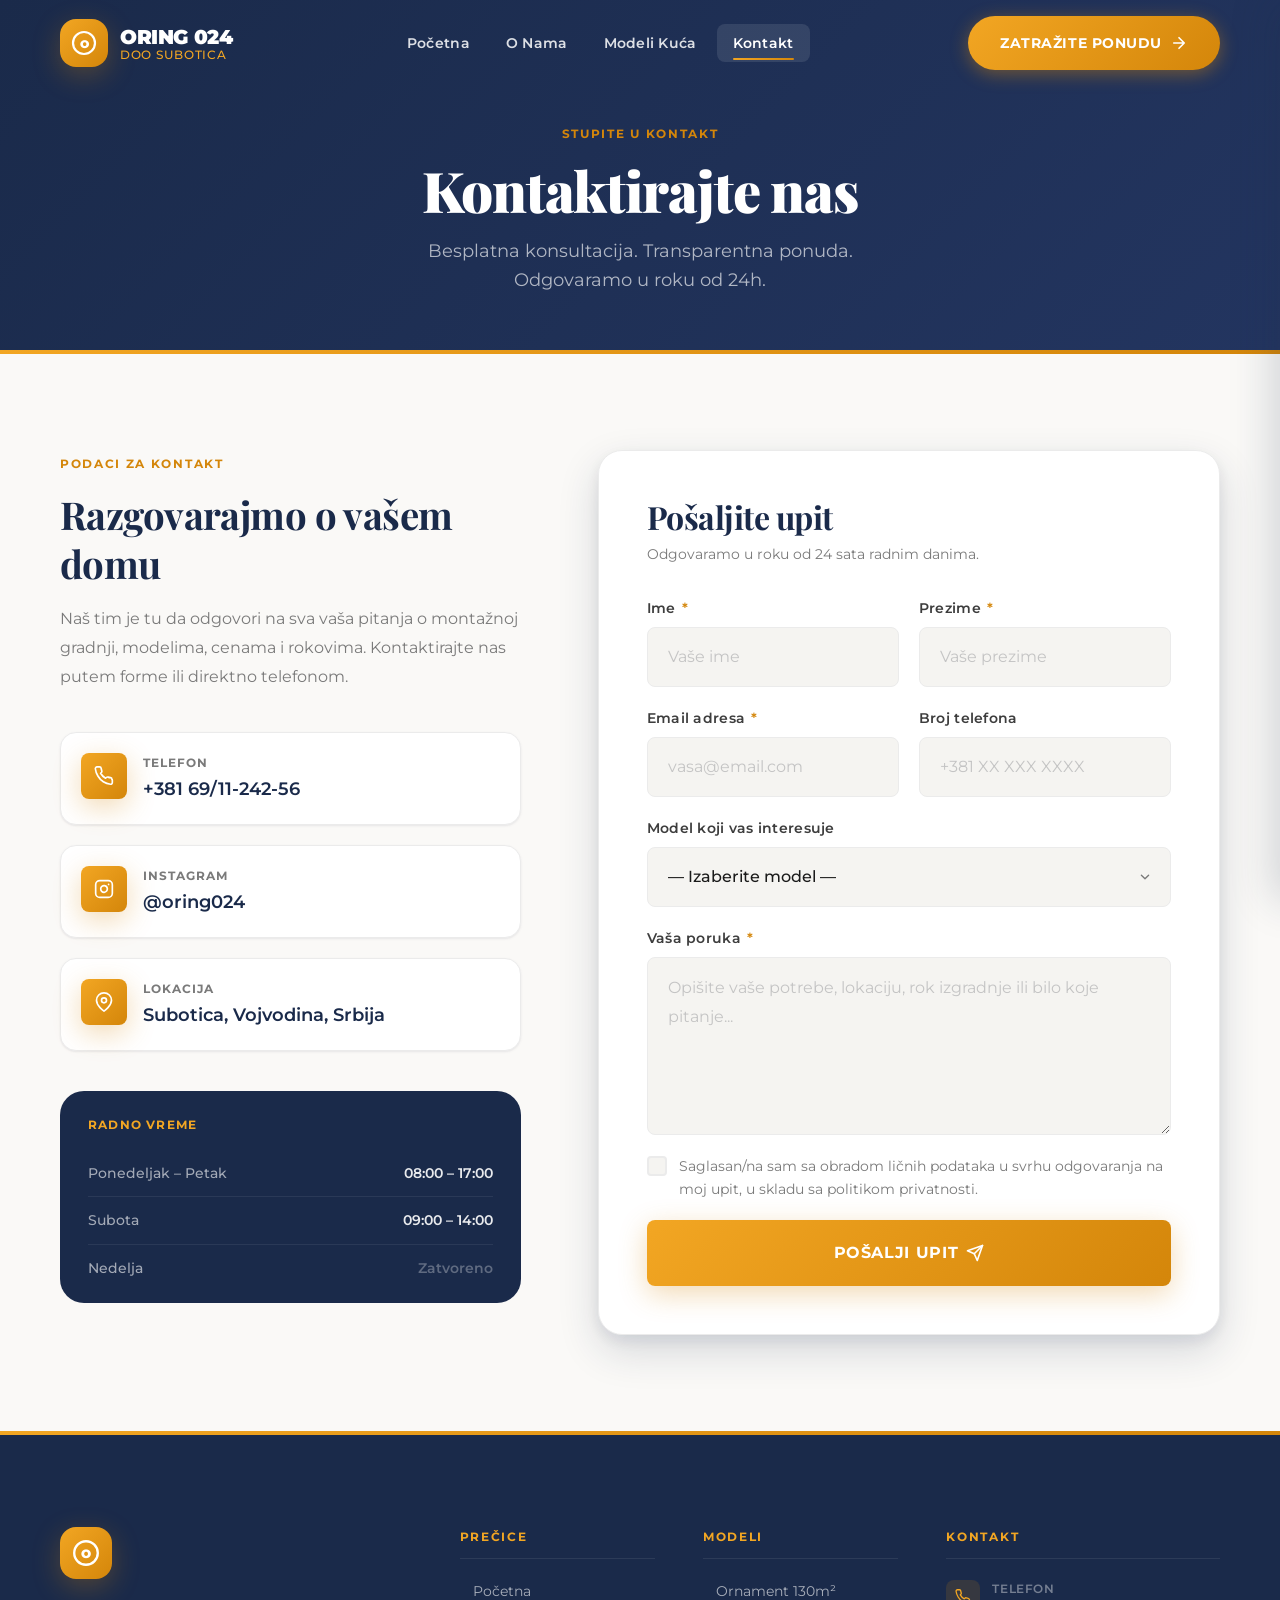
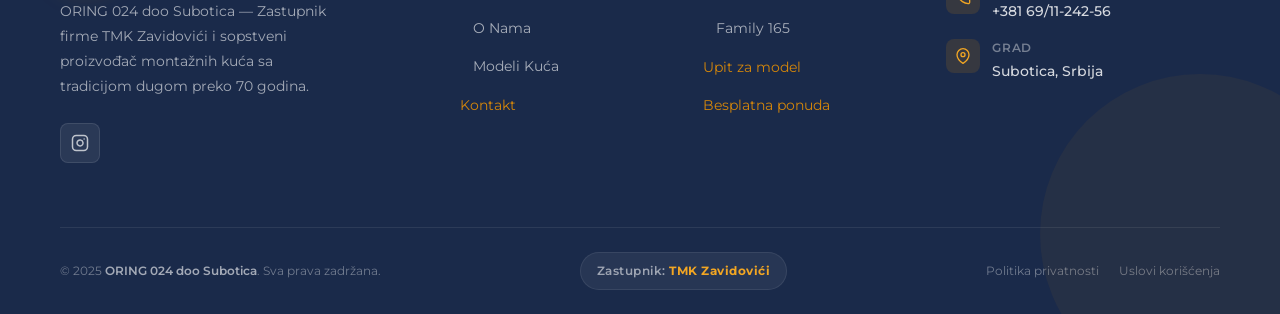
<file: kontakt.html>
<!DOCTYPE html>
<html lang="sr">
<head>
  <meta charset="UTF-8" />
  <link rel="icon" type="image/svg+xml" href="assets/images/favicon.svg">
  <meta name="viewport" content="width=device-width, initial-scale=1.0" />
  <meta name="description" content="Kontaktirajte ORING 024 doo Subotica. Besplatna konsultacija za montažne kuće. Telefon: +381 69/11-242-56." />
  <title>ORING 024 – Kontakt</title>

  <link rel="stylesheet" href="css/main.css" />
  <link rel="stylesheet" href="css/layout/header.css" />
  <link rel="stylesheet" href="css/layout/footer.css" />
  <link rel="stylesheet" href="css/pages/kontakt.css" />
</head>
<body>

  <a class="skip-link" href="#main-content">Preskoči na sadržaj</a>

  <!-- HEADER -->
  <header class="site-header is-scrolled" role="banner">
    <div class="container">
      <div class="header__inner">
        <a class="header__logo" href="index.html" aria-label="ORING 024 – Početna">
          <div class="logo-mark" aria-hidden="true">
            <svg viewBox="0 0 28 28" fill="none" xmlns="http://www.w3.org/2000/svg">
              <circle cx="14" cy="14" r="11" stroke="currentColor" stroke-width="2.2"/>
              <text x="14" y="19" text-anchor="middle" fill="currentColor" font-size="11" font-weight="900" font-family="Montserrat, sans-serif">O</text>
            </svg>
          </div>
          <div class="logo-text">
            <span class="logo-text__primary">ORING 024</span>
            <span class="logo-text__secondary">doo Subotica</span>
          </div>
        </a>

        <nav class="header__nav" aria-label="Glavna navigacija">
          <ul class="nav__list" role="list">
            <li><a class="nav__link" href="index.html">Početna</a></li>
            <li><a class="nav__link" href="o-nama.html">O Nama</a></li>
            <li><a class="nav__link" href="modeli.html">Modeli Kuća</a></li>
            <li><a class="nav__link is-active" href="kontakt.html">Kontakt</a></li>
          </ul>
        </nav>

        <div class="header__actions">
          <a class="btn btn--primary header__cta" href="kontakt.html">
            Zatražite Ponudu
            <svg xmlns="http://www.w3.org/2000/svg" viewBox="0 0 24 24" fill="none" stroke="currentColor" stroke-width="2.2" stroke-linecap="round" stroke-linejoin="round">
              <path d="M5 12h14M12 5l7 7-7 7"/>
            </svg>
          </a>
        </div>

        <button class="mobile-toggle" aria-label="Otvori meni" aria-controls="mobile-nav" aria-expanded="false">
          <span class="toggle-bar"></span>
          <span class="toggle-bar"></span>
          <span class="toggle-bar"></span>
        </button>
      </div>
    </div>
  </header>

  <div class="mobile-nav__overlay" aria-hidden="true"></div>
  <nav class="mobile-nav" id="mobile-nav" aria-label="Mobilna navigacija" aria-hidden="true">
    <ul class="mobile-nav__list" role="list">
      <li><a class="mobile-nav__link" href="index.html">Početna <svg xmlns="http://www.w3.org/2000/svg" viewBox="0 0 24 24" fill="none" stroke="currentColor" stroke-width="2" stroke-linecap="round" stroke-linejoin="round"><path d="M5 12h14M12 5l7 7-7 7"/></svg></a></li>
      <li><a class="mobile-nav__link" href="o-nama.html">O Nama <svg xmlns="http://www.w3.org/2000/svg" viewBox="0 0 24 24" fill="none" stroke="currentColor" stroke-width="2" stroke-linecap="round" stroke-linejoin="round"><path d="M5 12h14M12 5l7 7-7 7"/></svg></a></li>
      <li><a class="mobile-nav__link" href="modeli.html">Modeli Kuća <svg xmlns="http://www.w3.org/2000/svg" viewBox="0 0 24 24" fill="none" stroke="currentColor" stroke-width="2" stroke-linecap="round" stroke-linejoin="round"><path d="M5 12h14M12 5l7 7-7 7"/></svg></a></li>
      <li><a class="mobile-nav__link is-active" href="kontakt.html">Kontakt <svg xmlns="http://www.w3.org/2000/svg" viewBox="0 0 24 24" fill="none" stroke="currentColor" stroke-width="2" stroke-linecap="round" stroke-linejoin="round"><path d="M5 12h14M12 5l7 7-7 7"/></svg></a></li>
    </ul>
    <div class="mobile-nav__cta">
      <div class="mobile-nav__contact-info">
        <p>Pozovite nas direktno</p>
        <a href="tel:+381692424256">+381 69/11-242-56</a>
      </div>
      <a class="btn btn--primary btn--lg" href="kontakt.html" style="justify-content:center;">Zatražite Ponudu</a>
    </div>
  </nav>


  <!-- MAIN -->
  <main id="main-content">

    <!-- Page Hero -->
    <div class="page-hero--inner" style="padding-top:120px;padding-bottom:60px;background:linear-gradient(135deg,#1A2A4A 0%,#233560 100%);text-align:center;position:relative;overflow:hidden;">
      <div class="container" style="position:relative;z-index:1;">
        <span class="section-label" style="display:inline-block;margin-bottom:1rem;">Stupite u kontakt</span>
        <h1 class="page-hero__title" style="font-family:'Playfair Display',Georgia,serif;font-size:clamp(2rem,5vw,3.5rem);font-weight:900;color:#fff;margin-bottom:1rem;letter-spacing:-0.02em;">Kontaktirajte nas</h1>
        <p class="page-hero__subtitle" style="font-size:1.125rem;color:rgba(255,255,255,0.65);max-width:480px;margin-inline:auto;">Besplatna konsultacija. Transparentna ponuda. Odgovaramo u roku od 24h.</p>
      </div>
      <div style="position:absolute;bottom:0;left:0;right:0;height:4px;background:linear-gradient(135deg,#F2A623,#D4860A);"></div>
    </div>

    <!-- Contact Layout -->
    <section class="contact-layout section">
      <div class="container">
        <div class="contact-grid">

          <!-- Info Panel -->
          <aside class="contact-info reveal">
            <span class="section-label" style="display:inline-block;margin-bottom:1rem;">Podaci za kontakt</span>
            <h2 class="contact-info__heading">Razgovarajmo o vašem domu</h2>
            <p class="contact-info__subtext">
              Naš tim je tu da odgovori na sva vaša pitanja o montažnoj gradnji,
              modelima, cenama i rokovima. Kontaktirajte nas putem forme ili
              direktno telefonom.
            </p>

            <ul class="contact-info__items" role="list">
              <li>
                <div class="contact-info__item">
                  <div class="contact-info__item-icon" aria-hidden="true">
                    <svg xmlns="http://www.w3.org/2000/svg" viewBox="0 0 24 24" fill="none" stroke="currentColor" stroke-width="2" stroke-linecap="round" stroke-linejoin="round">
                      <path d="M22 16.92v3a2 2 0 0 1-2.18 2 19.79 19.79 0 0 1-8.63-3.07A19.5 19.5 0 0 1 4.69 12a19.79 19.79 0 0 1-3.07-8.67A2 2 0 0 1 3.62 1.13h3a2 2 0 0 1 2 1.72c.127.96.361 1.903.7 2.81a2 2 0 0 1-.45 2.11L7.91 8.72a16 16 0 0 0 6 6l.95-.95a2 2 0 0 1 2.11-.45c.907.339 1.85.573 2.81.7a2 2 0 0 1 1.72 2.02z"/>
                    </svg>
                  </div>
                  <div class="contact-item__text">
                    <span class="contact-info__item-label">Telefon</span>
                    <a class="contact-info__item-value" href="tel:+381692424256">+381 69/11-242-56</a>
                  </div>
                </div>
              </li>
              <li>
                <div class="contact-info__item">
                  <div class="contact-info__item-icon" aria-hidden="true">
                    <svg xmlns="http://www.w3.org/2000/svg" viewBox="0 0 24 24" fill="none" stroke="currentColor" stroke-width="2" stroke-linecap="round" stroke-linejoin="round">
                      <rect x="2" y="2" width="20" height="20" rx="5" ry="5"/><path d="M16 11.37A4 4 0 1 1 12.63 8 4 4 0 0 1 16 11.37z"/><line x1="17.5" y1="6.5" x2="17.51" y2="6.5"/>
                    </svg>
                  </div>
                  <div class="contact-item__text">
                    <span class="contact-info__item-label">Instagram</span>
                    <a class="contact-info__item-value" href="https://www.instagram.com/oring024/" target="_blank" rel="noopener noreferrer">@oring024</a>
                  </div>
                </div>
              </li>
              <li>
                <div class="contact-info__item">
                  <div class="contact-info__item-icon" aria-hidden="true">
                    <svg xmlns="http://www.w3.org/2000/svg" viewBox="0 0 24 24" fill="none" stroke="currentColor" stroke-width="2" stroke-linecap="round" stroke-linejoin="round">
                      <path d="M21 10c0 7-9 13-9 13s-9-6-9-13a9 9 0 0 1 18 0z"/><circle cx="12" cy="10" r="3"/>
                    </svg>
                  </div>
                  <div class="contact-item__text">
                    <span class="contact-info__item-label">Lokacija</span>
                    <span class="contact-info__item-value">Subotica, Vojvodina, Srbija</span>
                  </div>
                </div>
              </li>
            </ul>

            <!-- Working hours -->
            <div class="contact-hours">
              <p class="contact-hours__title">Radno vreme</p>
              <div class="hours-row">
                <span class="hours-row__day">Ponedeljak – Petak</span>
                <span class="hours-row__time">08:00 – 17:00</span>
              </div>
              <div class="hours-row">
                <span class="hours-row__day">Subota</span>
                <span class="hours-row__time">09:00 – 14:00</span>
              </div>
              <div class="hours-row">
                <span class="hours-row__day">Nedelja</span>
                <span class="hours-row__time closed">Zatvoreno</span>
              </div>
            </div>
          </aside>

          <!-- Contact Form -->
          <div class="reveal reveal-delay-1">
            <div class="contact-form-wrap">
              <h2 class="form-heading">Pošaljite upit</h2>
              <p class="form-subheading">Odgovaramo u roku od 24 sata radnim danima.</p>

              <form class="form-grid js-contact-form" novalidate>

                <div class="form-field">
                  <label class="form-label" for="ime">Ime <span aria-hidden="true">*</span></label>
                  <input class="form-input" type="text" id="ime" name="ime" placeholder="Vaše ime" required autocomplete="given-name" />
                </div>

                <div class="form-field">
                  <label class="form-label" for="prezime">Prezime <span aria-hidden="true">*</span></label>
                  <input class="form-input" type="text" id="prezime" name="prezime" placeholder="Vaše prezime" required autocomplete="family-name" />
                </div>

                <div class="form-field">
                  <label class="form-label" for="email">Email adresa <span aria-hidden="true">*</span></label>
                  <input class="form-input" type="email" id="email" name="email" placeholder="vasa@email.com" required autocomplete="email" />
                </div>

                <div class="form-field">
                  <label class="form-label" for="telefon">Broj telefona</label>
                  <input class="form-input" type="tel" id="telefon" name="telefon" placeholder="+381 XX XXX XXXX" autocomplete="tel" />
                </div>

                <div class="form-field form-field--full">
                  <label class="form-label" for="model">Model koji vas interesuje</label>
                  <select class="form-select" id="model" name="model">
                    <option value="">— Izaberite model —</option>
                    <option value="ornament">Ornament 130m² – 91.000 €</option>
                    <option value="family165">Family 165 – od 450 €/m²</option>
                    <option value="ostalo">Nešto drugo / Konsultacija</option>
                  </select>
                </div>

                <div class="form-field form-field--full">
                  <label class="form-label" for="poruka">Vaša poruka <span aria-hidden="true">*</span></label>
                  <textarea class="form-textarea" id="poruka" name="poruka" rows="5" placeholder="Opišite vaše potrebe, lokaciju, rok izgradnje ili bilo koje pitanje..." required></textarea>
                </div>

                <label class="form-check" for="saglasnost">
                  <input type="checkbox" id="saglasnost" name="saglasnost" required />
                  <span class="form-check-label">
                    Saglasan/na sam sa obradom ličnih podataka u svrhu odgovaranja na
                    moj upit, u skladu sa politikom privatnosti.
                  </span>
                </label>

                <button class="btn btn--primary form-submit" type="submit">
                  Pošalji upit
                  <svg xmlns="http://www.w3.org/2000/svg" viewBox="0 0 24 24" fill="none" stroke="currentColor" stroke-width="2.2" stroke-linecap="round" stroke-linejoin="round">
                    <line x1="22" y1="2" x2="11" y2="13"/><polygon points="22 2 15 22 11 13 2 9 22 2"/>
                  </svg>
                </button>

              </form>

              <!-- Success Message (hidden by default) -->
              <div class="form-success" role="status" aria-live="polite">
                <div class="form-success__icon" aria-hidden="true">✓</div>
                <h3 class="form-success__title">Upit primljen!</h3>
                <p class="form-success__text">
                  Hvala vam na interesovanju. Javićemo vam se u roku od 24 sata
                  radnim danima. Do tada, slobodno nas pozovite na
                  <a href="tel:+381692424256" style="color:var(--color-amber);font-weight:700;">+381 69/11-242-56</a>.
                </p>
              </div>
            </div>
          </div>

        </div>
      </div>
    </section>

  </main>


  <!-- ════════════════════════════════════════════════════
       FOOTER
  ════════════════════════════════════════════════════ -->
  <footer class="site-footer" role="contentinfo">
    <div class="container">
      <div class="footer__main">

        <!-- Brand -->
        <div class="footer__brand">
          <div class="logo-mark" aria-hidden="true">
            <svg viewBox="0 0 28 28" fill="none" xmlns="http://www.w3.org/2000/svg">
              <circle cx="14" cy="14" r="11" stroke="currentColor" stroke-width="2.2"/>
              <text x="14" y="19" text-anchor="middle" fill="currentColor" font-size="11" font-weight="900" font-family="Montserrat, sans-serif">O</text>
            </svg>
          </div>
          <p class="footer__tagline">
            ORING 024 doo Subotica — Zastupnik firme TMK Zavidovići i sopstveni
            proizvođač montažnih kuća sa tradicijom dugom preko 70 godina.
          </p>
          <div class="footer__social">
            <a class="social-link" href="https://www.instagram.com/oring024/" target="_blank" rel="noopener noreferrer" aria-label="Instagram profil">
              <svg xmlns="http://www.w3.org/2000/svg" viewBox="0 0 24 24" fill="none" stroke="currentColor" stroke-width="2" stroke-linecap="round" stroke-linejoin="round">
                <rect x="2" y="2" width="20" height="20" rx="5" ry="5"/><path d="M16 11.37A4 4 0 1 1 12.63 8 4 4 0 0 1 16 11.37z"/><line x1="17.5" y1="6.5" x2="17.51" y2="6.5"/>
              </svg>
            </a>
          </div>
        </div>

        <!-- Navigation -->
        <nav aria-label="Footer navigacija">
          <p class="footer__col-title">Prečice</p>
          <ul class="footer__nav-list" role="list">
            <li><a class="footer__nav-link" href="index.html">Početna</a></li>
            <li><a class="footer__nav-link" href="o-nama.html">O Nama</a></li>
            <li><a class="footer__nav-link" href="modeli.html">Modeli Kuća</a></li>
            <li><a class="footer__nav-link" href="kontakt.html">Kontakt</a></li>
          </ul>
        </nav>

        <!-- Models -->
        <nav aria-label="Modeli kuća">
          <p class="footer__col-title">Modeli</p>
          <ul class="footer__nav-list" role="list">
            <li><a class="footer__nav-link" href="modeli.html">Ornament 130m²</a></li>
            <li><a class="footer__nav-link" href="modeli.html">Family 165</a></li>
            <li><a class="footer__nav-link" href="kontakt.html">Upit za model</a></li>
            <li><a class="footer__nav-link" href="kontakt.html">Besplatna ponuda</a></li>
          </ul>
        </nav>

        <!-- Contact -->
        <address>
          <p class="footer__col-title">Kontakt</p>
          <ul class="footer__contact-list" role="list">
            <li>
              <div class="contact-item">
                <div class="contact-item__icon" aria-hidden="true">
                  <svg xmlns="http://www.w3.org/2000/svg" viewBox="0 0 24 24" fill="none" stroke="currentColor" stroke-width="2" stroke-linecap="round" stroke-linejoin="round">
                    <path d="M22 16.92v3a2 2 0 0 1-2.18 2 19.79 19.79 0 0 1-8.63-3.07A19.5 19.5 0 0 1 4.69 12a19.79 19.79 0 0 1-3.07-8.67A2 2 0 0 1 3.62 1.13h3a2 2 0 0 1 2 1.72c.127.96.361 1.903.7 2.81a2 2 0 0 1-.45 2.11L7.91 8.72a16 16 0 0 0 6 6l.95-.95a2 2 0 0 1 2.11-.45c.907.339 1.85.573 2.81.7a2 2 0 0 1 1.72 2.02z"/>
                  </svg>
                </div>
                <div class="contact-item__text">
                  <span class="contact-item__label">Telefon</span>
                  <a class="contact-item__value" href="tel:+381692424256">+381 69/11-242-56</a>
                </div>
              </div>
            </li>
            <li>
              <div class="contact-item">
                <div class="contact-item__icon" aria-hidden="true">
                  <svg xmlns="http://www.w3.org/2000/svg" viewBox="0 0 24 24" fill="none" stroke="currentColor" stroke-width="2" stroke-linecap="round" stroke-linejoin="round">
                    <path d="M21 10c0 7-9 13-9 13s-9-6-9-13a9 9 0 0 1 18 0z"/><circle cx="12" cy="10" r="3"/>
                  </svg>
                </div>
                <div class="contact-item__text">
                  <span class="contact-item__label">Grad</span>
                  <span class="contact-item__value">Subotica, Srbija</span>
                </div>
              </div>
            </li>
          </ul>
        </address>

      </div>

      <!-- Bottom Bar -->
      <div class="footer__bottom">
        <p class="footer__copyright">
          &copy; 2025 <strong>ORING 024 doo Subotica</strong>. Sva prava zadržana.
        </p>
        <div class="footer__partner-badge">
          <span>Zastupnik: <strong>TMK Zavidovići</strong></span>
        </div>
        <nav class="footer__legal" aria-label="Pravne informacije">
          <a href="#">Politika privatnosti</a>
          <a href="#">Uslovi korišćenja</a>
        </nav>
      </div>
    </div>
  </footer>

  <script src="js/main.js" defer></script>
</body>
</html>
</file>
<file: css/main.css>
/* ============================================================
   ORING 024 doo Subotica — main.css
   CSS Custom Properties · Reset · Typography · Global Styles
   ============================================================ */

@import url('https://fonts.googleapis.com/css2?family=Montserrat:ital,wght@0,400;0,500;0,600;0,700;0,800;0,900;1,400&family=Playfair+Display:wght@700;900&display=swap');

/* ─── 1. DESIGN TOKENS ─────────────────────────────────────── */
:root {
  /* Brand Colors */
  --color-amber:        #D4860A;        /* Primary / Accent — logo amber */
  --color-amber-light:  #F2A623;        /* Bright amber for highlights */
  --color-amber-pale:   #FFF3DC;        /* Pale amber for section bg */
  --color-navy:         #1A2A4A;        /* Deep navy — CTA, headings */
  --color-navy-mid:     #233560;        /* Mid navy */
  --color-navy-light:   #2E4A85;        /* Lighter navy accent */

  /* Neutrals */
  --color-white:        #FFFFFF;
  --color-off-white:    #FAF9F7;        /* Warm off-white — page bg */
  --color-gray-50:      #F5F4F1;
  --color-gray-100:     #EBEBEB;
  --color-gray-300:     #C4C4C4;
  --color-gray-500:     #7A7A7A;
  --color-gray-700:     #3D3D3D;
  --color-gray-900:     #1A1A1A;

  /* Semantic */
  --color-text-primary:   var(--color-gray-900);
  --color-text-secondary: var(--color-gray-500);
  --color-text-inverse:   var(--color-white);
  --color-bg-page:        var(--color-off-white);
  --color-bg-section-alt: var(--color-gray-50);
  --color-border:         var(--color-gray-100);

  /* Typography */
  --font-display: 'Playfair Display', Georgia, serif;
  --font-body:    'Montserrat', 'Segoe UI', sans-serif;

  --fs-xs:   0.75rem;    /*  12px */
  --fs-sm:   0.875rem;   /*  14px */
  --fs-base: 1rem;       /*  16px */
  --fs-md:   1.125rem;   /*  18px */
  --fs-lg:   1.25rem;    /*  20px */
  --fs-xl:   1.5rem;     /*  24px */
  --fs-2xl:  2rem;       /*  32px */
  --fs-3xl:  2.75rem;    /*  44px */
  --fs-4xl:  3.5rem;     /*  56px */
  --fs-5xl:  4.5rem;     /*  72px */

  --fw-regular: 400;
  --fw-medium:  500;
  --fw-semi:    600;
  --fw-bold:    700;
  --fw-black:   900;

  --lh-tight:  1.1;
  --lh-snug:   1.3;
  --lh-normal: 1.6;
  --lh-loose:  1.8;

  /* Spacing */
  --space-1:  0.25rem;
  --space-2:  0.5rem;
  --space-3:  0.75rem;
  --space-4:  1rem;
  --space-5:  1.25rem;
  --space-6:  1.5rem;
  --space-7:  1.75rem;
  --space-8:  2rem;
  --space-10: 2.5rem;
  --space-12: 3rem;
  --space-16: 4rem;
  --space-20: 5rem;
  --space-24: 6rem;
  --space-32: 8rem;

  /* Layout */
  --max-width:      1240px;
  --max-width-text: 720px;
  --container-px:   clamp(1.25rem, 5vw, 2.5rem);

  /* Radius */
  --radius-sm:   4px;
  --radius-md:   8px;
  --radius-lg:   16px;
  --radius-xl:   24px;
  --radius-full: 9999px;

  /* Shadows */
  --shadow-xs:  0 1px 3px rgba(26,42,74,.06), 0 1px 2px rgba(26,42,74,.04);
  --shadow-sm:  0 4px 12px rgba(26,42,74,.08), 0 2px 6px rgba(26,42,74,.05);
  --shadow-md:  0 8px 24px rgba(26,42,74,.12), 0 4px 10px rgba(26,42,74,.07);
  --shadow-lg:  0 16px 40px rgba(26,42,74,.16), 0 6px 16px rgba(26,42,74,.08);
  --shadow-xl:  0 28px 60px rgba(26,42,74,.22), 0 10px 24px rgba(26,42,74,.10);
  --shadow-amber: 0 8px 28px rgba(212,134,10,.30);
  --shadow-amber-lg: 0 16px 48px rgba(212,134,10,.40);

  /* Gradients */
  --gradient-amber:    linear-gradient(135deg, var(--color-amber-light) 0%, var(--color-amber) 100%);
  --gradient-navy:     linear-gradient(135deg, var(--color-navy-light) 0%, var(--color-navy) 100%);
  --gradient-warm:     linear-gradient(160deg, #FFF8EC 0%, #FAF9F7 50%, #F0F4FF 100%);
  --gradient-hero:     linear-gradient(100deg, rgba(26,42,74,.82) 0%, rgba(26,42,74,.35) 60%, transparent 100%);

  /* Transitions */
  --transition-fast:   all 0.18s ease;
  --transition-base:   all 0.28s ease;
  --transition-slow:   all 0.42s cubic-bezier(.25,.8,.25,1);
  --transition-bounce: all 0.35s cubic-bezier(.34,1.56,.64,1);
}


/* ─── 2. RESET ──────────────────────────────────────────────── */
*, *::before, *::after {
  box-sizing: border-box;
  margin: 0;
  padding: 0;
}

html {
  font-size: 16px;
  scroll-behavior: smooth;
  -webkit-text-size-adjust: 100%;
  text-size-adjust: 100%;
}

body {
  font-family: var(--font-body);
  font-size: var(--fs-base);
  font-weight: var(--fw-regular);
  line-height: var(--lh-normal);
  color: var(--color-text-primary);
  background-color: var(--color-bg-page);
  -webkit-font-smoothing: antialiased;
  -moz-osx-font-smoothing: grayscale;
  overflow-x: hidden;
}

img, picture, video, canvas, svg {
  display: block;
  max-width: 100%;
}

input, button, textarea, select {
  font: inherit;
}

p, h1, h2, h3, h4, h5, h6 {
  overflow-wrap: break-word;
}

h1, h2, h3, h4, h5, h6 {
  line-height: var(--lh-tight);
  color: var(--color-gray-900);
}

a {
  color: inherit;
  text-decoration: none;
}

ul, ol {
  list-style: none;
}

button {
  cursor: pointer;
  border: none;
  background: none;
}

address {
  font-style: normal;
}


/* ─── 3. TYPOGRAPHY SCALE ───────────────────────────────────── */
.display-1 {
  font-family: var(--font-display);
  font-size: clamp(var(--fs-3xl), 6vw, var(--fs-5xl));
  font-weight: var(--fw-black);
  line-height: var(--lh-tight);
  letter-spacing: -0.02em;
}

.display-2 {
  font-family: var(--font-display);
  font-size: clamp(var(--fs-2xl), 4.5vw, var(--fs-4xl));
  font-weight: var(--fw-bold);
  line-height: var(--lh-snug);
  letter-spacing: -0.015em;
}

.section-heading {
  font-family: var(--font-display);
  font-size: clamp(var(--fs-xl), 3.5vw, var(--fs-3xl));
  font-weight: var(--fw-bold);
  line-height: var(--lh-snug);
  letter-spacing: -0.01em;
}

.section-label {
  font-family: var(--font-body);
  font-size: var(--fs-xs);
  font-weight: var(--fw-bold);
  letter-spacing: 0.14em;
  text-transform: uppercase;
  color: var(--color-amber);
}

.lead {
  font-size: clamp(var(--fs-md), 2vw, var(--fs-lg));
  font-weight: var(--fw-medium);
  line-height: var(--lh-loose);
  color: var(--color-gray-700);
}

.body-sm {
  font-size: var(--fs-sm);
  line-height: var(--lh-normal);
  color: var(--color-gray-500);
}


/* ─── 4. LAYOUT UTILITIES ───────────────────────────────────── */
.container {
  width: 100%;
  max-width: var(--max-width);
  margin-inline: auto;
  padding-inline: var(--container-px);
}

.section {
  padding-block: clamp(var(--space-16), 8vw, var(--space-32));
}

.section--alt {
  background-color: var(--color-bg-section-alt);
}

.section--amber {
  background: var(--gradient-warm);
}

.section--navy {
  background: var(--gradient-navy);
  color: var(--color-text-inverse);
}

.section__header {
  text-align: center;
  margin-bottom: clamp(var(--space-12), 6vw, var(--space-20));
}

.section__header .section-label {
  display: inline-block;
  margin-bottom: var(--space-3);
}

.section__header .section-heading {
  margin-bottom: var(--space-4);
}

.section__header .lead {
  max-width: 580px;
  margin-inline: auto;
}


/* ─── 5. BUTTONS ────────────────────────────────────────────── */
.btn {
  display: inline-flex;
  align-items: center;
  gap: var(--space-2);
  padding: var(--space-4) var(--space-8);
  font-family: var(--font-body);
  font-size: var(--fs-sm);
  font-weight: var(--fw-bold);
  letter-spacing: 0.04em;
  text-transform: uppercase;
  border-radius: var(--radius-full);
  transition: var(--transition-bounce);
  cursor: pointer;
  border: 2px solid transparent;
  white-space: nowrap;
  position: relative;
  overflow: hidden;
}

.btn::after {
  content: '';
  position: absolute;
  inset: 0;
  background: rgba(255,255,255,0.08);
  opacity: 0;
  transition: var(--transition-fast);
}

.btn:hover::after { opacity: 1; }

.btn--primary {
  background: var(--gradient-amber);
  background-clip: padding-box;
  border: none;
  color: var(--color-white);
  box-shadow: var(--shadow-amber);
}

.btn--primary:hover {
  transform: translateY(-3px);
  box-shadow: var(--shadow-amber-lg);
}

.btn--primary:active {
  transform: translateY(-1px);
}

.btn--secondary {
  background: transparent;
  color: var(--color-white);
  border-color: rgba(255,255,255,0.55);
  backdrop-filter: blur(4px);
}

.btn--secondary:hover {
  background: rgba(255,255,255,0.12);
  border-color: var(--color-white);
  transform: translateY(-3px);
}

.btn--outline-navy {
  background: transparent;
  color: var(--color-navy);
  border-color: var(--color-navy);
}

.btn--outline-navy:hover {
  background: var(--color-navy);
  color: var(--color-white);
  transform: translateY(-3px);
  box-shadow: var(--shadow-md);
}

.btn--navy {
  background: var(--gradient-navy);
  background-clip: padding-box;
  border: none;
  color: var(--color-white);
  box-shadow: var(--shadow-md);
}

.btn--navy:hover {
  transform: translateY(-3px);
  box-shadow: var(--shadow-lg);
}

.btn--lg {
  padding: var(--space-5) var(--space-10);
  font-size: var(--fs-base);
}

.btn--sm {
  padding: var(--space-3) var(--space-6);
  font-size: var(--fs-xs);
}

.btn svg {
  width: 18px;
  height: 18px;
  flex-shrink: 0;
  transition: transform 0.22s ease;
}

.btn:hover svg {
  transform: translateX(3px);
}


/* ─── 6. CARD BASE ──────────────────────────────────────────── */
.card {
  background: var(--color-white);
  border-radius: var(--radius-lg);
  box-shadow: var(--shadow-sm);
  transition: var(--transition-slow);
  overflow: hidden;
}

.card:hover {
  transform: translateY(-6px);
  box-shadow: var(--shadow-xl);
}


/* ─── 7. BADGE / PILL ───────────────────────────────────────── */
.badge {
  display: inline-flex;
  align-items: center;
  gap: var(--space-1);
  padding: var(--space-1) var(--space-3);
  border-radius: var(--radius-full);
  font-size: var(--fs-xs);
  font-weight: var(--fw-semi);
  letter-spacing: 0.05em;
}

.badge--amber {
  background: rgba(212,134,10,.12);
  color: var(--color-amber);
}

.badge--navy {
  background: rgba(26,42,74,.08);
  color: var(--color-navy);
}

.badge--green {
  background: rgba(22,163,74,.1);
  color: #FFFFFF !important;
  font-weight: 700 !important;
}


/* ─── 8. DIVIDER ────────────────────────────────────────────── */
.divider {
  width: 56px;
  height: 4px;
  background: var(--gradient-amber);
  border-radius: var(--radius-full);
  margin-block: var(--space-4);
}

.divider--center {
  margin-inline: auto;
}


/* ─── 9. SCROLL REVEAL ──────────────────────────────────────── */
.reveal {
  opacity: 0;
  transform: translateY(28px);
  transition: opacity 0.6s ease, transform 0.6s ease;
}

.reveal.visible {
  opacity: 1;
  transform: translateY(0);
}

.reveal-delay-1 { transition-delay: 0.1s; }
.reveal-delay-2 { transition-delay: 0.2s; }
.reveal-delay-3 { transition-delay: 0.3s; }
.reveal-delay-4 { transition-delay: 0.4s; }


/* ─── 10. ACCESSIBILITY ─────────────────────────────────────── */
:focus-visible {
  outline: 3px solid var(--color-amber);
  outline-offset: 3px;
  border-radius: var(--radius-sm);
}

.sr-only {
  position: absolute;
  width: 1px;
  height: 1px;
  padding: 0;
  margin: -1px;
  overflow: hidden;
  clip: rect(0,0,0,0);
  white-space: nowrap;
  border: 0;
}

/* Skip link */
.skip-link {
  position: absolute;
  top: -100%;
  left: var(--space-4);
  background: var(--color-amber);
  color: var(--color-white);
  padding: var(--space-3) var(--space-6);
  border-radius: var(--radius-md);
  font-weight: var(--fw-bold);
  z-index: 9999;
  transition: top 0.2s;
}

.skip-link:focus {
  top: var(--space-4);
}


/* ─── 11. SELECTION ─────────────────────────────────────────── */
::selection {
  background: var(--color-amber-light);
  color: var(--color-navy);
}
</file>
<file: css/layout/header.css>
/* ============================================================
   ORING 024 — css/layout/header.css
   Site Header · Navigation · Responsive Menu
   ============================================================ */

/* ─── HEADER SHELL ──────────────────────────────────────────── */
.site-header {
  position: fixed;
  top: 0;
  left: 0;
  right: 0;
  z-index: 1000;
  padding-block: var(--space-4);
  transition: background 0.35s ease, box-shadow 0.35s ease, padding 0.35s ease;
}

/* Transparent on hero, opaque on scroll */
.site-header.is-transparent {
  background: transparent;
}

.site-header.is-scrolled {
  background: rgba(255, 255, 255, 0.97);
  backdrop-filter: blur(12px);
  -webkit-backdrop-filter: blur(12px);
  box-shadow: 0 2px 24px rgba(26, 42, 74, .10);
  padding-block: var(--space-3);
}

.header__inner {
  display: flex;
  align-items: center;
  justify-content: space-between;
  gap: var(--space-6);
}


/* ─── LOGO ──────────────────────────────────────────────────── */
.header__logo {
  flex-shrink: 0;
  display: flex;
  align-items: center;
  gap: var(--space-3);
  transition: var(--transition-base);
}

.header__logo:hover {
  opacity: 0.88;
}

.logo-mark {
  width: 48px;
  height: 48px;
  background: var(--gradient-amber);
  border-radius: var(--radius-lg);
  display: flex;
  align-items: center;
  justify-content: center;
  flex-shrink: 0;
  box-shadow: var(--shadow-amber);
  transition: var(--transition-bounce);
}

.header__logo:hover .logo-mark {
  transform: rotate(-4deg) scale(1.06);
}

.logo-mark svg {
  width: 28px;
  height: 28px;
  color: var(--color-white);
}

.logo-text {
  display: flex;
  flex-direction: column;
  line-height: 1.1;
}

.logo-text__primary {
  font-family: var(--font-body);
  font-size: var(--fs-lg);
  font-weight: var(--fw-black);
  color: var(--color-navy);
  letter-spacing: -0.02em;
  transition: color 0.3s ease;
}

.logo-text__secondary {
  font-family: var(--font-body);
  font-size: var(--fs-xs);
  font-weight: var(--fw-medium);
  letter-spacing: 0.06em;
  text-transform: uppercase;
  color: var(--color-amber);
}

/* On transparent (hero) header, invert text */
.site-header.is-transparent .logo-text__primary {
  color: var(--color-white);
}

.site-header.is-transparent .logo-text__secondary {
  color: var(--color-amber-light);
}


/* ─── PRIMARY NAVIGATION ────────────────────────────────────── */
.header__nav {
  flex: 1;
  display: flex;
  justify-content: center;
}

.nav__list {
  display: flex;
  align-items: center;
  gap: var(--space-1);
}

.nav__link {
  position: relative;
  display: inline-flex;
  align-items: center;
  padding: var(--space-2) var(--space-4);
  font-size: var(--fs-sm);
  font-weight: var(--fw-semi);
  letter-spacing: 0.02em;
  color: var(--color-gray-700);
  border-radius: var(--radius-md);
  transition: var(--transition-base);
}

.nav__link::after {
  content: '';
  position: absolute;
  bottom: 2px;
  left: var(--space-4);
  right: var(--space-4);
  height: 2px;
  background: var(--gradient-amber);
  border-radius: var(--radius-full);
  transform: scaleX(0);
  transform-origin: left;
  transition: transform 0.3s ease;
}

.nav__link:hover,
.nav__link.is-active {
  color: var(--color-navy);
  background: rgba(212,134,10,.07);
}

.nav__link:hover::after,
.nav__link.is-active::after {
  transform: scaleX(1);
}

/* On transparent header */
.site-header.is-transparent .nav__link {
  color: rgba(255,255,255,0.85);
}

.site-header.is-transparent .nav__link:hover,
.site-header.is-transparent .nav__link.is-active {
  color: var(--color-white);
  background: rgba(255,255,255,0.1);
}


/* ─── HEADER ACTIONS ────────────────────────────────────────── */
.header__actions {
  display: flex;
  align-items: center;
  gap: var(--space-3);
  flex-shrink: 0;
}

.header__cta {
  /* Inherits .btn .btn--primary */
}

/* Transparent header CTA adapts */
.site-header.is-transparent .header__cta.btn--primary {
  background: var(--gradient-amber);
  background-clip: padding-box;
  border: none;
  box-shadow: 0 4px 18px rgba(212,134,10,.45);
}


/* ─── HAMBURGER TOGGLE ──────────────────────────────────────── */
.mobile-toggle {
  display: none;
  flex-direction: column;
  justify-content: center;
  align-items: center;
  width: 44px;
  height: 44px;
  border-radius: var(--radius-md);
  background: transparent;
  cursor: pointer;
  border: 2px solid transparent;
  transition: var(--transition-base);
  gap: 5px;
}

.mobile-toggle:hover {
  background: rgba(212,134,10,.08);
  border-color: rgba(212,134,10,.15);
}

.site-header.is-transparent .mobile-toggle:hover {
  background: rgba(255,255,255,0.1);
}

.toggle-bar {
  display: block;
  width: 24px;
  height: 2px;
  background: var(--color-navy);
  border-radius: var(--radius-full);
  transition: transform 0.3s ease, opacity 0.3s ease, width 0.3s ease;
  transform-origin: center;
}

.site-header.is-transparent .toggle-bar {
  background: var(--color-white);
}

/* Animated to X */
.mobile-toggle.is-open .toggle-bar:nth-child(1) {
  transform: translateY(7px) rotate(45deg);
}

.mobile-toggle.is-open .toggle-bar:nth-child(2) {
  opacity: 0;
  transform: scaleX(0);
}

.mobile-toggle.is-open .toggle-bar:nth-child(3) {
  transform: translateY(-7px) rotate(-45deg);
}


/* ─── MOBILE DRAWER ─────────────────────────────────────────── */
.mobile-nav {
  position: fixed;
  top: 0;
  right: 0;
  width: min(360px, 100vw);
  height: 100svh;
  background: var(--color-white);
  z-index: 999;
  padding: var(--space-24) var(--space-8) var(--space-8);
  display: flex;
  flex-direction: column;
  gap: var(--space-8);
  box-shadow: -8px 0 40px rgba(26,42,74,.18);
  transform: translateX(100%);
  transition: transform 0.38s cubic-bezier(.77,0,.18,1);
  overflow-y: auto;
}

.mobile-nav.is-open {
  transform: translateX(0);
}

.mobile-nav__overlay {
  position: fixed;
  inset: 0;
  background: rgba(26,42,74,.5);
  backdrop-filter: blur(3px);
  z-index: 998;
  opacity: 0;
  pointer-events: none;
  transition: opacity 0.35s ease;
}

.mobile-nav__overlay.is-visible {
  opacity: 1;
  pointer-events: auto;
}

.mobile-nav__list {
  display: flex;
  flex-direction: column;
  gap: var(--space-1);
}

.mobile-nav__link {
  display: flex;
  align-items: center;
  justify-content: space-between;
  padding: var(--space-4) var(--space-5);
  font-size: var(--fs-lg);
  font-weight: var(--fw-bold);
  color: var(--color-navy);
  border-radius: var(--radius-md);
  transition: var(--transition-base);
  border-left: 3px solid transparent;
}

.mobile-nav__link:hover,
.mobile-nav__link.is-active {
  background: var(--color-amber-pale);
  border-left-color: var(--color-amber);
  color: var(--color-amber);
}

.mobile-nav__link svg {
  width: 18px;
  height: 18px;
  opacity: 0.4;
  transition: var(--transition-fast);
}

.mobile-nav__link:hover svg {
  opacity: 1;
  transform: translateX(4px);
}

.mobile-nav__cta {
  margin-top: auto;
  display: flex;
  flex-direction: column;
  gap: var(--space-3);
}

.mobile-nav__contact-info {
  padding: var(--space-5);
  background: var(--color-gray-50);
  border-radius: var(--radius-lg);
  border: 1px solid var(--color-border);
}

.mobile-nav__contact-info p {
  font-size: var(--fs-sm);
  color: var(--color-gray-500);
  margin-bottom: var(--space-2);
}

.mobile-nav__contact-info a {
  display: block;
  font-weight: var(--fw-bold);
  font-size: var(--fs-md);
  color: var(--color-navy);
  transition: color 0.2s ease;
}

.mobile-nav__contact-info a:hover {
  color: var(--color-amber);
}


/* ─── RESPONSIVE BREAKPOINTS ────────────────────────────────── */
@media (max-width: 1024px) {
  .header__nav {
    display: none;
  }

  .mobile-toggle {
    display: flex;
  }

  .header__cta {
    display: none;
  }
}

@media (max-width: 640px) {
  .site-header {
    padding-block: var(--space-3);
  }

  .logo-mark {
    width: 40px;
    height: 40px;
  }

  .logo-text__primary {
    font-size: var(--fs-base);
  }
}
</file>
<file: css/layout/footer.css>
/* ============================================================
   ORING 024 — css/layout/footer.css
   Site Footer
   ============================================================ */

/* ─── FOOTER SHELL ──────────────────────────────────────────── */
.site-footer {
  background: var(--color-navy);
  color: rgba(255,255,255,0.75);
  padding-top: clamp(var(--space-16), 8vw, var(--space-24));
  position: relative;
  overflow: hidden;
}

/* Decorative amber streak */
.site-footer::before {
  content: '';
  position: absolute;
  top: 0;
  left: 0;
  right: 0;
  height: 4px;
  background: var(--gradient-amber);
}

/* Subtle geometric bg accent */
.site-footer::after {
  content: '';
  position: absolute;
  bottom: -80px;
  right: -80px;
  width: 320px;
  height: 320px;
  border-radius: 50%;
  background: rgba(212,134,10,.06);
  pointer-events: none;
}


/* ─── FOOTER GRID ───────────────────────────────────────────── */
.footer__main {
  display: grid;
  grid-template-columns: 1.8fr 1fr 1fr 1.4fr;
  gap: var(--space-12);
  padding-bottom: var(--space-16);
}

@media (max-width: 1024px) {
  .footer__main {
    grid-template-columns: 1fr 1fr;
    gap: var(--space-10);
  }
}

@media (max-width: 640px) {
  .footer__main {
    grid-template-columns: 1fr;
    gap: var(--space-8);
  }
}


/* ─── BRAND COLUMN ──────────────────────────────────────────── */
.footer__brand .logo-mark {
  width: 52px;
  height: 52px;
  margin-bottom: var(--space-5);
}

.footer__brand .logo-mark svg {
  width: 30px;
  height: 30px;
}

.footer__tagline {
  font-size: var(--fs-sm);
  line-height: var(--lh-loose);
  color: rgba(255,255,255,0.6);
  margin-bottom: var(--space-6);
  max-width: 280px;
}

.footer__social {
  display: flex;
  gap: var(--space-3);
}

.social-link {
  display: flex;
  align-items: center;
  justify-content: center;
  width: 40px;
  height: 40px;
  border-radius: var(--radius-md);
  background: rgba(255,255,255,0.07);
  color: rgba(255,255,255,0.7);
  border: 1px solid rgba(255,255,255,0.1);
  transition: var(--transition-base);
}

.social-link:hover {
  background: var(--gradient-amber);
  color: var(--color-white);
  border-color: transparent;
  transform: translateY(-3px);
  box-shadow: var(--shadow-amber);
}

.social-link svg {
  width: 18px;
  height: 18px;
}


/* ─── FOOTER COLUMNS ────────────────────────────────────────── */
.footer__col-title {
  font-family: var(--font-body);
  font-size: var(--fs-xs);
  font-weight: var(--fw-bold);
  letter-spacing: 0.14em;
  text-transform: uppercase;
  color: var(--color-amber-light);
  margin-bottom: var(--space-5);
  padding-bottom: var(--space-3);
  border-bottom: 1px solid rgba(255,255,255,0.08);
}

.footer__nav-list {
  display: flex;
  flex-direction: column;
  gap: var(--space-3);
}

.footer__nav-link {
  font-size: var(--fs-sm);
  color: rgba(255,255,255,0.62);
  transition: var(--transition-fast);
  display: inline-flex;
  align-items: center;
  gap: var(--space-2);
}

.footer__nav-link::before {
  content: '›';
  color: var(--color-amber);
  font-size: var(--fs-md);
  line-height: 1;
  opacity: 0;
  transform: translateX(-6px);
  transition: var(--transition-fast);
}

.footer__nav-link:hover {
  color: var(--color-white);
  transform: translateX(4px);
}

.footer__nav-link:hover::before {
  opacity: 1;
  transform: translateX(0);
}

.footer__nav-current {
  font-size: var(--fs-sm);
  color: var(--color-amber);
  display: inline-flex;
  align-items: center;
  gap: var(--space-2);
}

/* ─── CONTACT COLUMN ────────────────────────────────────────── */
.footer__contact-list {
  display: flex;
  flex-direction: column;
  gap: var(--space-4);
}

.contact-item {
  display: flex;
  align-items: flex-start;
  gap: var(--space-3);
}

.contact-item__icon {
  flex-shrink: 0;
  width: 34px;
  height: 34px;
  border-radius: var(--radius-md);
  background: rgba(212,134,10,.15);
  display: flex;
  align-items: center;
  justify-content: center;
  margin-top: 1px;
}

.contact-item__icon svg {
  width: 16px;
  height: 16px;
  color: var(--color-amber-light);
}

.contact-item__text {
  display: flex;
  flex-direction: column;
}

.contact-item__label {
  font-size: var(--fs-xs);
  font-weight: var(--fw-semi);
  letter-spacing: 0.05em;
  text-transform: uppercase;
  color: rgba(255,255,255,0.4);
  margin-bottom: 2px;
}

.contact-item__value {
  font-size: var(--fs-sm);
  font-weight: var(--fw-medium);
  color: rgba(255,255,255,0.82);
  transition: color 0.2s ease;
}

a.contact-item__value:hover {
  color: var(--color-amber-light);
}


/* ─── FOOTER BOTTOM BAR ─────────────────────────────────────── */
.footer__bottom {
  border-top: 1px solid rgba(255,255,255,0.08);
  padding-block: var(--space-6);
  display: flex;
  align-items: center;
  justify-content: space-between;
  gap: var(--space-4);
  flex-wrap: wrap;
}

.footer__copyright {
  font-size: var(--fs-xs);
  color: rgba(255,255,255,0.38);
}

.footer__copyright strong {
  color: rgba(255,255,255,0.6);
  font-weight: var(--fw-semi);
}

.footer__legal {
  display: flex;
  gap: var(--space-5);
}

.footer__legal a {
  font-size: var(--fs-xs);
  color: rgba(255,255,255,0.38);
  transition: color 0.2s ease;
}

.footer__legal a:hover {
  color: var(--color-amber-light);
}

.footer__partner-badge {
  display: flex;
  align-items: center;
  gap: var(--space-2);
  padding: var(--space-2) var(--space-4);
  border-radius: var(--radius-full);
  background: rgba(255,255,255,0.06);
  border: 1px solid rgba(255,255,255,0.08);
}

.footer__partner-badge span {
  font-size: var(--fs-xs);
  font-weight: var(--fw-semi);
  color: rgba(255,255,255,0.55);
  letter-spacing: 0.04em;
}

.footer__partner-badge strong {
  color: var(--color-amber-light);
}

@media (max-width: 640px) {
  .footer__bottom {
    flex-direction: column;
    align-items: flex-start;
    gap: var(--space-3);
  }

  .footer__legal {
    flex-wrap: wrap;
    gap: var(--space-3);
  }
}
</file>
<file: css/pages/kontakt.css>
/* ============================================================
   ORING 024 — css/pages/kontakt.css
   Contact Form · Info Panel
   ============================================================ */

.contact-layout {
  padding-block: clamp(var(--space-16), 8vw, var(--space-24));
}

.contact-grid {
  display: grid;
  grid-template-columns: 1fr 1.35fr;
  gap: clamp(var(--space-12), 6vw, var(--space-20));
  align-items: start;
}

@media (max-width: 900px) {
  .contact-grid {
    grid-template-columns: 1fr;
  }
}

/* ─── INFO PANEL ──── */
.contact-info {
  position: sticky;
  top: 100px;
}

/* Remove sticky positioning on mobile */
@media (max-width: 768px) {
  .contact-info {
    position: static !important;
    top: auto !important;
  }
}

.contact-info__heading {
  font-family: var(--font-display);
  font-size: clamp(var(--fs-xl), 3vw, var(--fs-3xl));
  font-weight: var(--fw-bold);
  color: var(--color-navy);
  margin-bottom: var(--space-4);
  line-height: var(--lh-snug);
  letter-spacing: -0.015em;
}

.contact-info__subtext {
  font-size: var(--fs-base);
  color: var(--color-gray-500);
  line-height: var(--lh-loose);
  margin-bottom: var(--space-10);
}

.contact-info__items {
  display: flex;
  flex-direction: column;
  gap: var(--space-5);
  margin-bottom: var(--space-10);
}

.contact-info__item {
  display: flex;
  align-items: flex-start;
  gap: var(--space-4);
  padding: var(--space-5);
  background: var(--color-white);
  border-radius: var(--radius-lg);
  box-shadow: var(--shadow-xs);
  border: 1px solid var(--color-border);
  transition: var(--transition-base);
}

.contact-info__item:hover {
  box-shadow: var(--shadow-md);
  border-color: rgba(212,134,10,.25);
  transform: translateX(4px);
}

.contact-info__item-icon {
  width: 46px;
  height: 46px;
  border-radius: var(--radius-md);
  background: var(--gradient-amber);
  display: flex;
  align-items: center;
  justify-content: center;
  flex-shrink: 0;
  box-shadow: var(--shadow-amber);
}

.contact-info__item-icon svg {
  width: 20px;
  height: 20px;
  color: var(--color-white);
}

.contact-info__item-label {
  font-size: var(--fs-xs);
  font-weight: var(--fw-bold);
  letter-spacing: 0.08em;
  text-transform: uppercase;
  color: var(--color-gray-500);
  margin-bottom: 3px;
}

.contact-info__item-value {
  font-size: var(--fs-md);
  font-weight: var(--fw-semi);
  color: var(--color-navy);
  transition: color 0.2s ease;
}

a.contact-info__item-value:hover {
  color: var(--color-amber);
}

/* Working hours */
.contact-hours {
  background: var(--color-navy);
  border-radius: var(--radius-xl);
  padding: var(--space-6) var(--space-7);
  color: var(--color-white);
}

.contact-hours__title {
  font-size: var(--fs-xs);
  font-weight: var(--fw-bold);
  letter-spacing: 0.1em;
  text-transform: uppercase;
  color: var(--color-amber-light);
  margin-bottom: var(--space-4);
}

.hours-row {
  display: flex;
  justify-content: space-between;
  align-items: center;
  padding-block: var(--space-3);
  border-bottom: 1px solid rgba(255,255,255,0.07);
  font-size: var(--fs-sm);
}

.hours-row:last-child {
  border-bottom: none;
  padding-bottom: 0;
}

.hours-row__day {
  color: rgba(255,255,255,0.6);
  font-weight: var(--fw-medium);
}

.hours-row__time {
  color: rgba(255,255,255,0.9);
  font-weight: var(--fw-semi);
}

.hours-row__time.closed {
  color: rgba(255,255,255,0.3);
}


/* ─── FORM ──── */
.contact-form-wrap {
  background: var(--color-white);
  border-radius: var(--radius-xl);
  box-shadow: var(--shadow-lg);
  padding: clamp(var(--space-8), 5vw, var(--space-12));
  border: 1px solid var(--color-border);
}

.form-heading {
  font-family: var(--font-display);
  font-size: var(--fs-2xl);
  font-weight: var(--fw-bold);
  color: var(--color-navy);
  margin-bottom: var(--space-2);
  letter-spacing: -0.015em;
}

.form-subheading {
  font-size: var(--fs-sm);
  color: var(--color-gray-500);
  margin-bottom: var(--space-8);
}

.form-grid {
  display: grid;
  grid-template-columns: 1fr 1fr;
  gap: var(--space-5);
}

.form-field {
  display: flex;
  flex-direction: column;
  gap: var(--space-2);
}

.form-field--full {
  grid-column: 1 / -1;
}

.form-label {
  font-size: var(--fs-sm);
  font-weight: var(--fw-semi);
  color: var(--color-gray-700);
  letter-spacing: 0.02em;
}

.form-label span {
  color: var(--color-amber);
  margin-left: 2px;
}

.form-input,
.form-select,
.form-textarea {
  width: 100%;
  padding: var(--space-4) var(--space-5);
  background: var(--color-gray-50);
  border: 1.5px solid var(--color-border);
  border-radius: var(--radius-md);
  font-family: var(--font-body);
  font-size: var(--fs-base);
  font-weight: var(--fw-medium);
  color: var(--color-gray-900);
  transition: border-color 0.22s ease, box-shadow 0.22s ease, background 0.22s ease;
  outline: none;
  appearance: none;
  -webkit-appearance: none;
}

.form-input::placeholder,
.form-textarea::placeholder {
  color: var(--color-gray-300);
  font-weight: var(--fw-regular);
}

.form-input:hover,
.form-select:hover,
.form-textarea:hover {
  border-color: var(--color-gray-300);
  background: var(--color-white);
}

.form-input:focus,
.form-select:focus,
.form-textarea:focus {
  border-color: var(--color-amber);
  background: var(--color-white);
  box-shadow: 0 0 0 4px rgba(212,134,10,.12);
}

.form-select {
  background-image: url("data:image/svg+xml,%3Csvg xmlns='http://www.w3.org/2000/svg' fill='none' viewBox='0 0 20 20'%3E%3Cpath stroke='%237A7A7A' stroke-linecap='round' stroke-linejoin='round' stroke-width='1.5' d='m6 8 4 4 4-4'/%3E%3C/svg%3E");
  background-repeat: no-repeat;
  background-position: right var(--space-4) center;
  background-size: 18px;
  padding-right: var(--space-10);
  cursor: pointer;
}

.form-textarea {
  resize: vertical;
  min-height: 140px;
  line-height: var(--lh-loose);
}

/* Checkbox */
.form-check {
  display: flex;
  align-items: flex-start;
  gap: var(--space-3);
  cursor: pointer;
  grid-column: 1 / -1;
}

.form-check input[type="checkbox"] {
  appearance: none;
  -webkit-appearance: none;
  width: 20px;
  height: 20px;
  border: 2px solid var(--color-border);
  border-radius: var(--radius-sm);
  background: var(--color-gray-50);
  cursor: pointer;
  flex-shrink: 0;
  margin-top: 1px;
  transition: var(--transition-fast);
  position: relative;
}

.form-check input[type="checkbox"]:checked {
  background: var(--gradient-amber);
  border-color: var(--color-amber);
}

.form-check input[type="checkbox"]:checked::after {
  content: '';
  position: absolute;
  top: 2px;
  left: 5px;
  width: 6px;
  height: 10px;
  border: 2px solid var(--color-white);
  border-top: none;
  border-left: none;
  transform: rotate(45deg);
}

.form-check-label {
  font-size: var(--fs-sm);
  color: var(--color-gray-500);
  line-height: var(--lh-normal);
}

/* Submit button full width */
.form-submit {
  grid-column: 1 / -1;
  width: 100%;
  justify-content: center;
  padding-block: var(--space-5);
  border-radius: var(--radius-md);
  font-size: var(--fs-base);
}

/* Success state */
.form-success {
  display: none;
  text-align: center;
  padding: var(--space-12);
}

.form-success.is-visible {
  display: flex;
  flex-direction: column;
  align-items: center;
  gap: var(--space-4);
}

.form-success__icon {
  width: 72px;
  height: 72px;
  border-radius: 50%;
  background: rgba(22,163,74,.1);
  display: flex;
  align-items: center;
  justify-content: center;
  font-size: 2.5rem;
}

.form-success__title {
  font-family: var(--font-display);
  font-size: var(--fs-2xl);
  font-weight: var(--fw-bold);
  color: var(--color-navy);
}

.form-success__text {
  font-size: var(--fs-base);
  color: var(--color-gray-500);
  max-width: 360px;
}

@media (max-width: 640px) {
  .form-grid {
    grid-template-columns: 1fr;
  }

  .form-field--full {
    grid-column: 1;
  }

  .form-check,
  .form-submit {
    grid-column: 1;
  }
}
</file>
